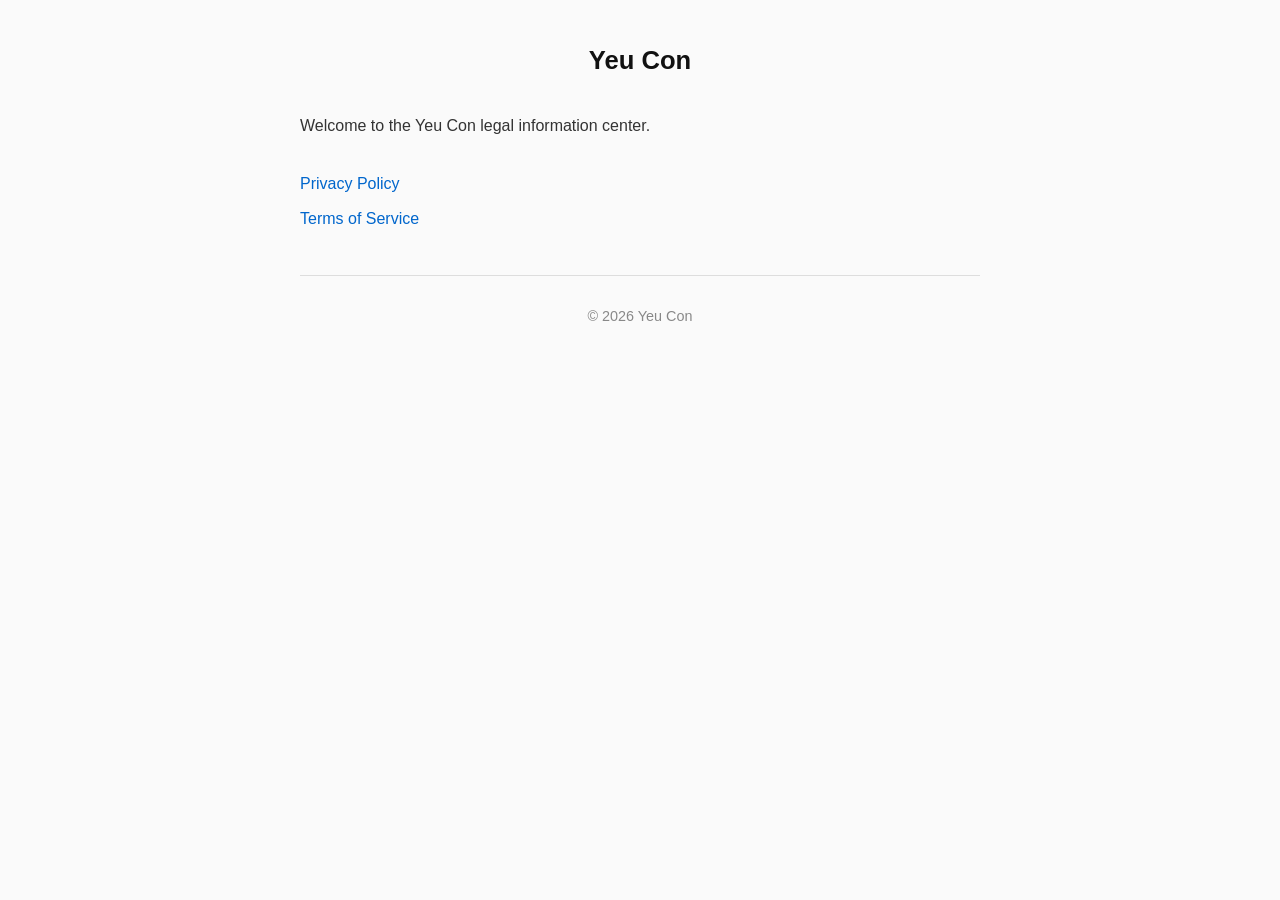
<file: index.html>
<!DOCTYPE html>
<html lang="en">
<head>
    <meta charset="UTF-8">
    <meta name="viewport" content="width=device-width, initial-scale=1.0">
    <title>Yeu Con - Legal</title>
    <link rel="stylesheet" href="style.css">
</head>
<body>
    <header>
        <h1>Yeu Con</h1>
    </header>
    <main>
        <p>Welcome to the Yeu Con legal information center.</p>
        <nav>
            <ul>
                <li><a href="privacy-policy.html">Privacy Policy</a></li>
                <li><a href="terms-of-service.html">Terms of Service</a></li>
            </ul>
        </nav>
    </main>
    <footer>
        <p>&copy; 2026 Yeu Con</p>
    </footer>
</body>
</html>
</file>
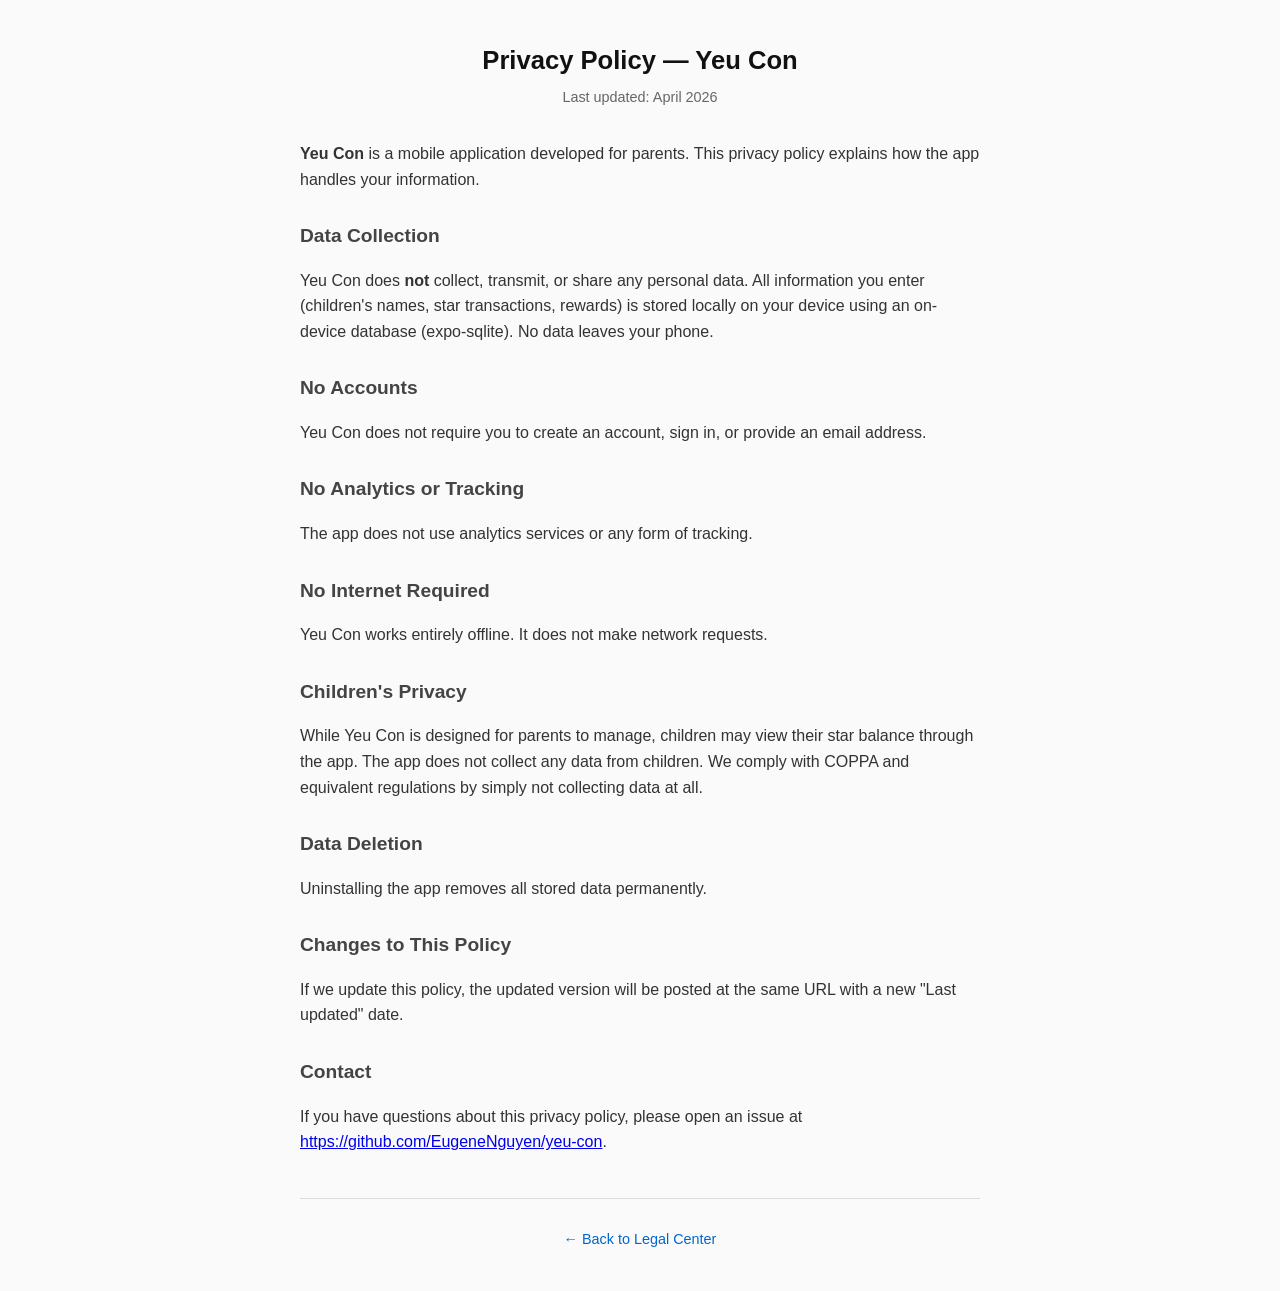
<file: privacy-policy.html>
<!DOCTYPE html>
<html lang="en">
<head>
    <meta charset="UTF-8">
    <meta name="viewport" content="width=device-width, initial-scale=1.0">
    <title>Privacy Policy — Yeu Con</title>
    <link rel="stylesheet" href="style.css">
</head>
<body>
    <header>
        <h1>Privacy Policy — Yeu Con</h1>
        <p class="updated">Last updated: April 2026</p>
    </header>
    <main>
        <p><strong>Yeu Con</strong> is a mobile application developed for parents. This privacy policy explains how the app handles your information.</p>

        <h2>Data Collection</h2>
        <p>Yeu Con does <strong>not</strong> collect, transmit, or share any personal data. All information you enter (children's names, star transactions, rewards) is stored locally on your device using an on-device database (expo-sqlite). No data leaves your phone.</p>

        <h2>No Accounts</h2>
        <p>Yeu Con does not require you to create an account, sign in, or provide an email address.</p>

        <h2>No Analytics or Tracking</h2>
        <p>The app does not use analytics services or any form of tracking.</p>

        <h2>No Internet Required</h2>
        <p>Yeu Con works entirely offline. It does not make network requests.</p>

        <h2>Children's Privacy</h2>
        <p>While Yeu Con is designed for parents to manage, children may view their star balance through the app. The app does not collect any data from children. We comply with COPPA and equivalent regulations by simply not collecting data at all.</p>

        <h2>Data Deletion</h2>
        <p>Uninstalling the app removes all stored data permanently.</p>

        <h2>Changes to This Policy</h2>
        <p>If we update this policy, the updated version will be posted at the same URL with a new "Last updated" date.</p>

        <h2>Contact</h2>
        <p>If you have questions about this privacy policy, please open an issue at <a href="https://github.com/EugeneNguyen/yeu-con">https://github.com/EugeneNguyen/yeu-con</a>.</p>
    </main>
    <footer>
        <p><a href="index.html">&larr; Back to Legal Center</a></p>
    </footer>
</body>
</html>
</file>
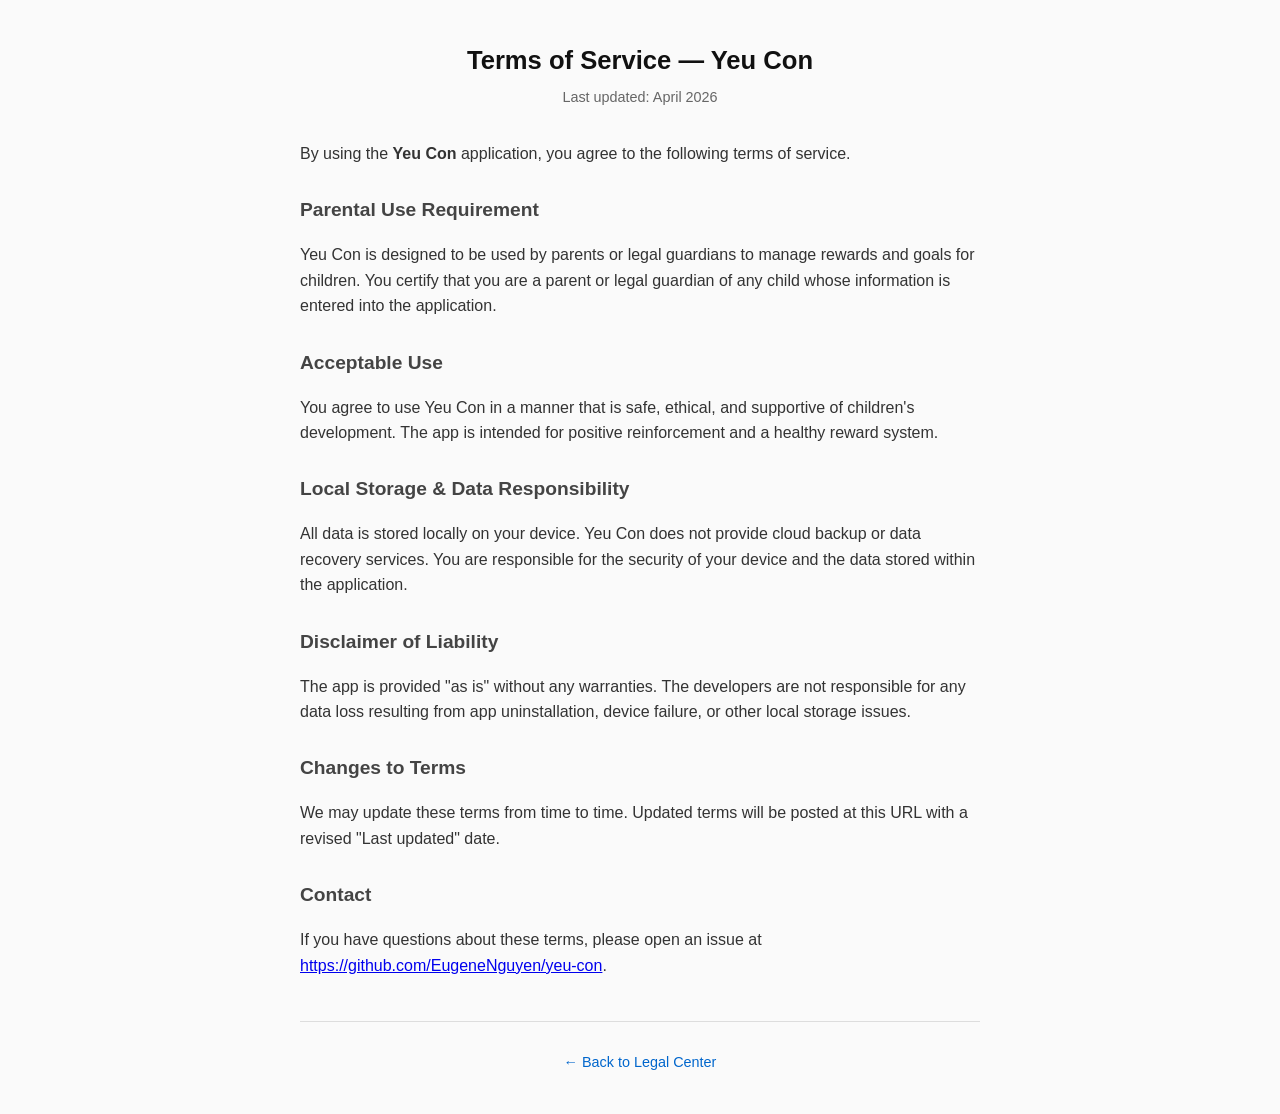
<file: terms-of-service.html>
<!DOCTYPE html>
<html lang="en">
<head>
    <meta charset="UTF-8">
    <meta name="viewport" content="width=device-width, initial-scale=1.0">
    <title>Terms of Service — Yeu Con</title>
    <link rel="stylesheet" href="style.css">
</head>
<body>
    <header>
        <h1>Terms of Service — Yeu Con</h1>
        <p class="updated">Last updated: April 2026</p>
    </header>
    <main>
        <p>By using the <strong>Yeu Con</strong> application, you agree to the following terms of service.</p>

        <h2>Parental Use Requirement</h2>
        <p>Yeu Con is designed to be used by parents or legal guardians to manage rewards and goals for children. You certify that you are a parent or legal guardian of any child whose information is entered into the application.</p>

        <h2>Acceptable Use</h2>
        <p>You agree to use Yeu Con in a manner that is safe, ethical, and supportive of children's development. The app is intended for positive reinforcement and a healthy reward system.</p>

        <h2>Local Storage & Data Responsibility</h2>
        <p>All data is stored locally on your device. Yeu Con does not provide cloud backup or data recovery services. You are responsible for the security of your device and the data stored within the application.</p>

        <h2>Disclaimer of Liability</h2>
        <p>The app is provided "as is" without any warranties. The developers are not responsible for any data loss resulting from app uninstallation, device failure, or other local storage issues.</p>

        <h2>Changes to Terms</h2>
        <p>We may update these terms from time to time. Updated terms will be posted at this URL with a revised "Last updated" date.</p>

        <h2>Contact</h2>
        <p>If you have questions about these terms, please open an issue at <a href="https://github.com/EugeneNguyen/yeu-con">https://github.com/EugeneNguyen/yeu-con</a>.</p>
    </main>
    <footer>
        <p><a href="index.html">&larr; Back to Legal Center</p>
    </footer>
</body>
</html>
</file>
<file: style.css>
body {
    font-family: -apple-system, BlinkMacSystemFont, "Segoe UI", Roboto, Helvetica, Arial, sans-serif;
    max-width: 680px;
    margin: 40px auto;
    padding: 0 20px;
    line-height: 1.6;
    color: #333;
    background-color: #fafafa;
}

header {
    text-align: center;
    margin-bottom: 2em;
}

h1 {
    font-size: 1.6em;
    margin-bottom: 0.2em;
    color: #111;
}

h2 {
    font-size: 1.2em;
    margin-top: 1.5em;
    margin-bottom: 0.5em;
    color: #444;
}

p {
    margin-bottom: 1em;
}

p.updated {
    color: #666;
    font-size: 0.9em;
    margin-top: 0;
}

nav ul {
    list-style: none;
    padding: 0;
    margin: 2em 0;
}

nav ul li {
    margin-bottom: 10px;
}

nav ul li a, footer a {
    color: #0066cc;
    text-decoration: none;
}

nav ul li a:hover, footer a:hover {
    text-decoration: underline;
}

footer {
    margin-top: 3em;
    text-align: center;
    font-size: 0.9em;
    color: #888;
    border-top: 1px solid #ddd;
    padding-top: 1em;
}

@media (max-width: 600px) {
    body {
        margin: 20px auto;
    }
}
</file>
